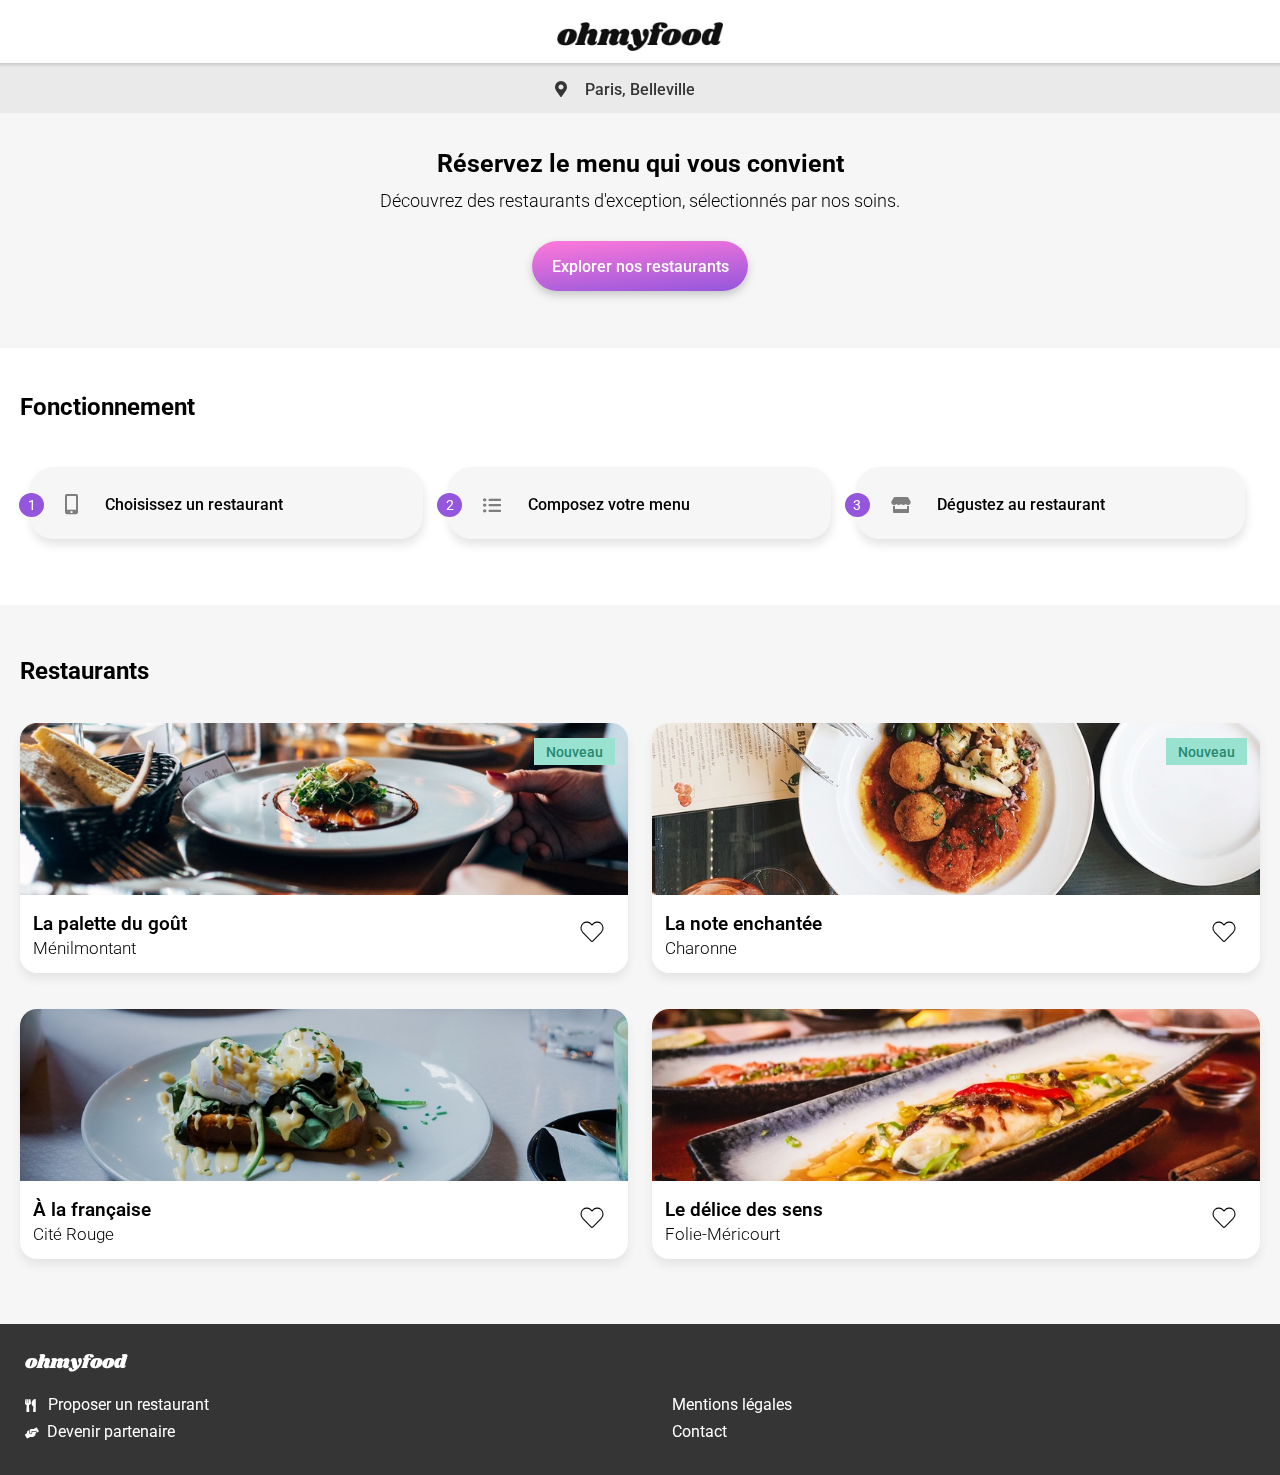
<file: src/index.html>
<!DOCTYPE html>
<html lang="fr">
   <head>
      <meta charset="UTF-8" />
      <meta http-equiv="X-UA-Compatible" content="IE=edge" />
      <meta name="viewport" content="width=device-width, initial-scale=1.0" />
      <title>Ohmyfood</title>
      <meta name="description" content="Réservez le menu qui vous convient" />
      <link
         rel="stylesheet"
         href="https://cdnjs.cloudflare.com/ajax/libs/font-awesome/5.15.3/css/all.min.css"
      />
      <link rel="preconnect" href="https://fonts.gstatic.com" />
      <link
         href="https://fonts.googleapis.com/css2?family=Roboto:wght@100;300;400;500;700;900&family=Shrikhand&display=swap"
         rel="stylesheet"
      />
      <link rel="stylesheet" href="css/styles.css" />
   </head>

   <body>
      <!-- Animation : loader spinner -->
      <div class="loader-wrapper">
         <div class="loader__outer-circle"></div>
         <div class="loader__inner-circle"></div>
      </div>

      <!-- Header -->
      <header class="header">
         <img
            class="header__logo"
            src="images/logo/ohmyfood.png"
            alt="Logo de Ohmyfood"
         />
      </header>

      <main>
         <!-- Location block -->
         <div class="location-wrapper">
            <div class="location">
               <span class="fas fa-map-marker-alt"></span>
               <span class="location__search-text"> Paris, Belleville </span>
            </div>
         </div>

         <div class="homepage-title">
            <h1>Réservez le menu qui vous convient</h1>
            <h2>
               Découvrez des restaurants d'exception, sélectionnés par nos
               soins.
            </h2>
         </div>

         <!-- Explore btn -->
         <div class="explore-wrapper">
            <div class="explore__btn">
               <a href="#">
                  <p>Explorer nos restaurants</p>
               </a>
            </div>
         </div>

         <!-- Operation block -->
         <section class="operation">
            <div class="operation__title">
               <h2>Fonctionnement</h2>
            </div>

            <section class="operation-step">
               <div class="step-number" data-count="1">
                  <span class="fas fa-mobile-alt"></span>
                  <h3>Choisissez un restaurant</h3>
               </div>
            </section>

            <section class="operation-step">
               <div class="step-number" data-count="2">
                  <span class="fas fa-list-ul"></span>
                  <h3>Composez votre menu</h3>
               </div>
            </section>

            <section class="operation-step">
               <div class="step-number" data-count="3">
                  <span class="fas fa-store test"></span>
                  <h3>Dégustez au restaurant</h3>
               </div>
            </section>
         </section>

         <!-- Restaurant cards -->
         <article class="restaurants-list">
            <div class="restaurants__title">
               <h2>Restaurants</h2>
            </div>

            <!-- Card -->
            <div class="restaurant-card">
               <a href="menu-lapalettedugout.html">
                  <img
                     src="images/restaurants/mobile_size/restaurant_palette_du_gout.jpg"
                     alt="Présentation d'une assiette contenant de fines tranches caramélisées de viande surplombées de salades vertes."
                  />
                  <span class="restaurant-card__label">Nouveau</span>
               </a>
               <section class="restaurant-card-items">
                  <a href="menu-lapalettedugout.html">
                     <div class="restaurant-card__title">
                        <h3>La palette du goût</h3>
                        <h4>Ménilmontant</h4>
                     </div>
                  </a>
                  <span class="fas fa-heart"></span>
               </section>
            </div>

            <!-- Card -->
            <div class="restaurant-card">
               <a href="menu-lanoteenchantee.html">
                  <img
                     class="menu-image--positioning"
                     src="images/restaurants/mobile_size/restaurant_note_enchantee.jpg"
                     alt="Présentation de plusieurs assiettes contenant chacunes un plat de type méditéranéen."
                  />
                  <span class="restaurant-card__label">Nouveau</span>
               </a>
               <section class="restaurant-card-items">
                  <a href="menu-lanoteenchantee.html">
                     <div class="restaurant-card__title">
                        <h3>La note enchantée</h3>
                        <h4>Charonne</h4>
                     </div>
                  </a>
                  <span class="fas fa-heart"></span>
               </section>
            </div>

            <!-- Card -->
            <div class="restaurant-card">
               <a href="menu-alafrancaise.html">
                  <img
                     src="images/restaurants/mobile_size/restaurant_a_la_francaise.jpg"
                     alt="Présentation d'une assiette contenant une tranche briochée surplombée de légumes verts et de morceaux de poisson."
                  />
               </a>
               <section class="restaurant-card-items">
                  <a href="menu-alafrancaise.html">
                     <div class="restaurant-card__title">
                        <h3>À la française</h3>
                        <h4>Cité Rouge</h4>
                     </div>
                  </a>
                  <span class="fas fa-heart"></span>
               </section>
            </div>

            <!-- Card -->
            <div class="restaurant-card">
               <a href="menu-ledelicedessens.html">
                  <img
                     src="images/restaurants/mobile_size/restaurant_delice_des_sens.jpg"
                     alt="Présentation d'une assiette contenant un poisson baignant dans son jus et ses légumes mijotés."
                  />
               </a>
               <section class="restaurant-card-items">
                  <a href="menu-ledelicedessens.html">
                     <div class="restaurant-card__title">
                        <h3>Le délice des sens</h3>
                        <h4>Folie-Méricourt</h4>
                     </div>
                  </a>
                  <span class="fas fa-heart"></span>
               </section>
            </div>
         </article>
      </main>

      <!-- Footer -->
      <footer class="footer">
         <div class="footer__header">
            <h2>ohmyfood</h2>
         </div>
         <div class="footer__link">
            <a href="#"
               ><span class="fas fa-utensils"></span>Proposer un restaurant</a
            >
            <a href="#">
               <span class="fas fa-hands-helping"></span>Devenir partenaire</a
            >
         </div>

         <div class="footer__link">
            <a href="#">Mentions légales</a>
            <a href="mailto:contact@ohmyfood.com">Contact</a>
         </div>
      </footer>
   </body>
</html>
</file>
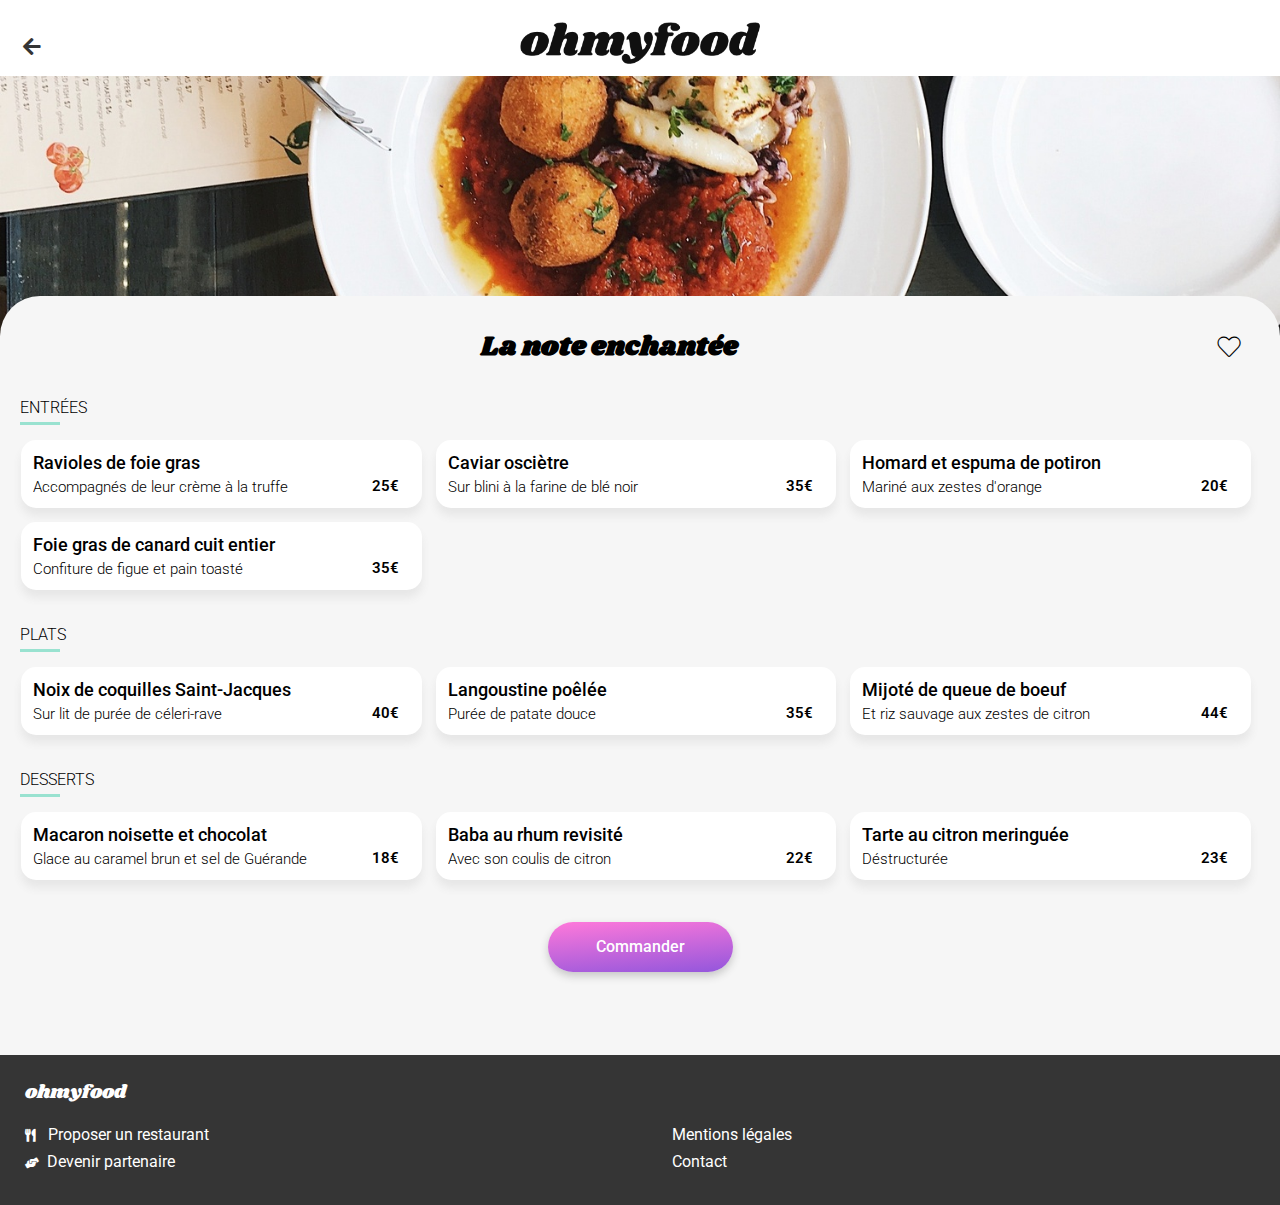
<file: menu-lanoteenchantee.html>
<!DOCTYPE html>
<html lang="fr">
   <head>
      <meta charset="UTF-8" />
      <meta http-equiv="X-UA-Compatible" content="IE=edge" />
      <meta name="viewport" content="width=device-width, initial-scale=1.0" />
      <title>Menu - La note enchantée</title>
      <!-- Meta tags : Search engines -->
      <meta name="description" content="Description Here" />
      <!-- Meta tags : Open Graph -->
      <meta property="og:url" content="https://www.example.com/" />
      <meta property="og:type" content="article" />
      <meta property="og:title" content="Title Here" />
      <meta property="og:description" content="Description Here" />
      <meta property="og:image" content="https://example.com/image.jpg" />
      <!-- Meta tags : Twitter -->
      <meta name="twitter:card" content="summary_large_image" />
      <link
         rel="stylesheet"
         href="https://cdnjs.cloudflare.com/ajax/libs/font-awesome/5.15.3/css/all.min.css"
      />
      <link rel="preconnect" href="https://fonts.gstatic.com" />
      <link
         href="https://fonts.googleapis.com/css2?family=Roboto:wght@100;300;400;500;700;900&family=Shrikhand&display=swap"
         rel="stylesheet"
      />
      <link rel="stylesheet" href="css/styles-menu.css" />
   </head>

   <body>
      <!-- Header -->
      <header class="header">
         <img
            class="header__logo"
            src="images/logo/ohmyfood.png"
            alt="Logo de Ohmyfood"
         />

         <!-- Navigation -->
         <nav class="navigation">
            <a href="index.html">
               <span class="fas fa-arrow-left"></span>
            </a>
         </nav>
      </header>

      <main>
         <div class="menu-image">
            <img
               class="menu-image--positioning"
               srcset="
                  images/restaurants/mobile_size/restaurant_note_enchantee.jpg  800w,
                  images/restaurants/large_size/restaurant_note_enchantee.jpg  1500w
               "
               sizes="100vw"
               src="images/restaurants/mobile_size/restaurant_note_enchantee.jpg"
               alt="Présentation de plusieurs assiettes contenant chacune un plat de type méditerranéen."
            />
         </div>

         <!-- Menu container -->
         <article class="menu-container">
            <div class="menu__title">
               <h2>La note enchantée</h2>
               <span class="fas fa-heart"></span>
            </div>

            <!-- Dish category : starter -->
            <section class="dish-category">
               <h3>Entrées</h3>

               <!-- Dish card -->
               <section class="dish-card dish-card--1">
                  <div class="dish__title">
                     <h4>Ravioles de foie gras</h4>
                     <h5>Accompagnés de leur crème à la truffe</h5>
                  </div>
                  <span class="dish__price">25€</span>
                  <div class="dish__btn">
                     <span class="select"
                        ><i class="fas fa-check-circle"></i
                     ></span>
                  </div>
               </section>

               <!-- Dish card -->
               <section class="dish-card dish-card--2">
                  <div class="dish__title">
                     <h4>Caviar osciètre</h4>
                     <h5>Sur blini à la farine de blé noir</h5>
                  </div>
                  <span class="dish__price">35€</span>
                  <div class="dish__btn">
                     <span class="select"
                        ><i class="fas fa-check-circle"></i
                     ></span>
                  </div>
               </section>

               <!-- Dish card -->
               <section class="dish-card dish-card--3">
                  <div class="dish__title">
                     <h4>Homard et espuma de potiron</h4>
                     <h5>Mariné aux zestes d'orange</h5>
                  </div>
                  <span class="dish__price">20€</span>
                  <div class="dish__btn">
                     <span class="select"
                        ><i class="fas fa-check-circle"></i
                     ></span>
                  </div>
               </section>

               <!-- Dish card -->
               <section class="dish-card dish-card--4">
                  <div class="dish__title">
                     <h4>Foie gras de canard cuit entier</h4>
                     <h5>Confiture de figue et pain toasté</h5>
                  </div>
                  <span class="dish__price">35€</span>
                  <div class="dish__btn">
                     <span class="select"
                        ><i class="fas fa-check-circle"></i
                     ></span>
                  </div>
               </section>
            </section>

            <!-- Dish category : main course -->
            <section class="dish-category">
               <h3>Plats</h3>

               <!-- Dish card -->
               <section class="dish-card dish-card--1">
                  <div class="dish__title">
                     <h4>Noix de coquilles Saint-Jacques</h4>
                     <h5>Sur lit de purée de céleri-rave</h5>
                  </div>
                  <span class="dish__price">40€</span>
                  <div class="dish__btn">
                     <span class="select"
                        ><i class="fas fa-check-circle"></i
                     ></span>
                  </div>
               </section>

               <!-- Dish card -->
               <section class="dish-card dish-card--2">
                  <div class="dish__title">
                     <h4>Langoustine poêlée</h4>
                     <h5>Purée de patate douce</h5>
                  </div>
                  <span class="dish__price">35€</span>
                  <div class="dish__btn">
                     <span class="select"
                        ><i class="fas fa-check-circle"></i
                     ></span>
                  </div>
               </section>

               <!-- Dish card -->
               <section class="dish-card dish-card--3">
                  <div class="dish__title">
                     <h4>Mijoté de queue de boeuf</h4>
                     <h5>Et riz sauvage aux zestes de citron</h5>
                  </div>
                  <span class="dish__price">44€</span>
                  <div class="dish__btn">
                     <span class="select"
                        ><i class="fas fa-check-circle"></i
                     ></span>
                  </div>
               </section>
            </section>

            <!-- Dish category : dessert -->
            <section class="dish-category">
               <h3>Desserts</h3>

               <!-- Dish card -->
               <section class="dish-card dish-card--1">
                  <div class="dish__title">
                     <h4>Macaron noisette et chocolat</h4>
                     <h5>Glace au caramel brun et sel de Guérande</h5>
                  </div>
                  <span class="dish__price">18€</span>
                  <div class="dish__btn">
                     <span class="select"
                        ><i class="fas fa-check-circle"></i
                     ></span>
                  </div>
               </section>

               <!-- Dish card -->
               <section class="dish-card dish-card--2">
                  <div class="dish__title">
                     <h4>Baba au rhum revisité</h4>
                     <h5>Avec son coulis de citron</h5>
                  </div>
                  <span class="dish__price">22€</span>
                  <div class="dish__btn">
                     <span class="select"
                        ><i class="fas fa-check-circle"></i
                     ></span>
                  </div>
               </section>

               <!-- Dish card -->
               <section class="dish-card dish-card--3">
                  <div class="dish__title">
                     <h4>Tarte au citron meringuée</h4>
                     <h5>Déstructurée</h5>
                  </div>
                  <span class="dish__price">23€</span>
                  <div class="dish__btn">
                     <span class="select"
                        ><i class="fas fa-check-circle"></i
                     ></span>
                  </div>
               </section>
            </section>

            <!-- Order btn -->
            <section class="order">
               <div class="order__btn">
                  <a href="#">
                     <h4>Commander</h4>
                  </a>
               </div>
            </section>
         </article>
      </main>

      <!-- Footer -->
      <footer class="footer">
         <div class="footer__header">
            <h2>ohmyfood</h2>
         </div>
         <div class="footer__link">
            <a href="#"
               ><span class="fas fa-utensils"></span>Proposer un restaurant</a
            >
            <a href="#">
               <span class="fas fa-hands-helping"></span>Devenir partenaire</a
            >
         </div>

         <div class="footer__link">
            <a href="#">Mentions légales</a>
            <a href="mailto:contact@ohmyfood.com">Contact</a>
         </div>
      </footer>
   </body>
</html>
</file>
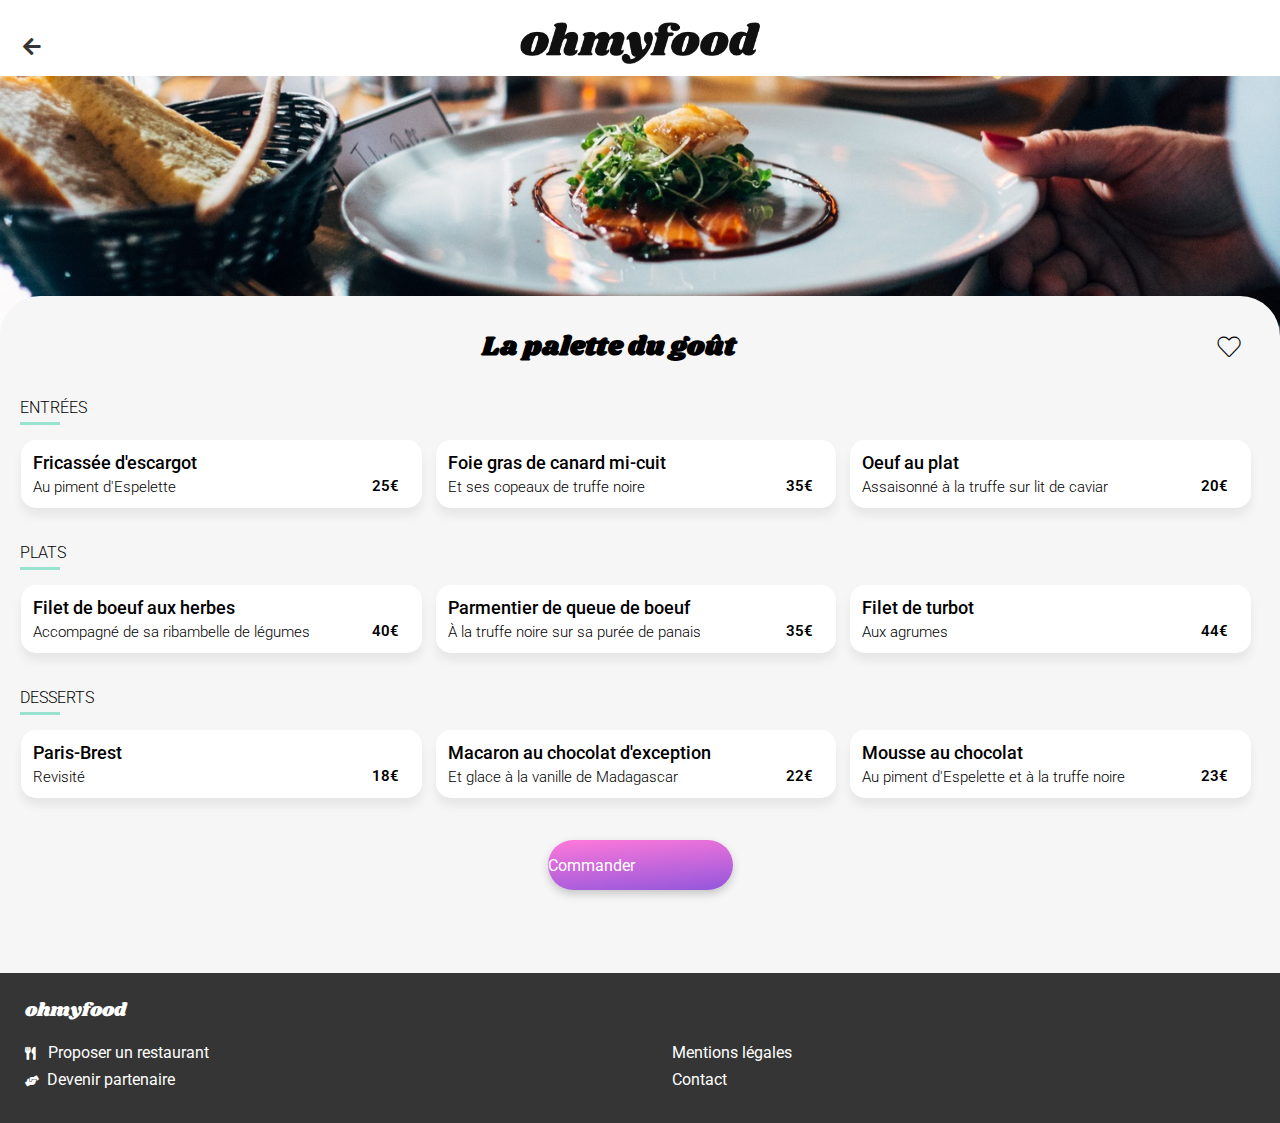
<file: menu-lapalettedugout.html>
<!DOCTYPE html>
<html lang="fr">
   <head>
      <meta charset="UTF-8" />
      <meta http-equiv="X-UA-Compatible" content="IE=edge" />
      <meta name="viewport" content="width=device-width, initial-scale=1.0" />
      <title>Menu - La palette du goût</title>
      <link
         rel="stylesheet"
         href="https://cdnjs.cloudflare.com/ajax/libs/font-awesome/5.15.3/css/all.min.css"
      />
      <link rel="preconnect" href="https://fonts.gstatic.com" />
      <link
         href="https://fonts.googleapis.com/css2?family=Roboto:wght@100;300;400;500;700;900&family=Shrikhand&display=swap"
         rel="stylesheet"
      />
      <link rel="stylesheet" href="css/styles-menu.css" />
   </head>

   <body>
      <!-- Header -->
      <header class="header">
         <img
            class="header__logo"
            src="images/logo/ohmyfood.png"
            alt="Logo de Ohmyfood"
         />

         <!-- Navigation -->
         <nav class="navigation">
            <a href="index.html">
               <span class="fas fa-arrow-left"></span>
            </a>
         </nav>
      </header>

      <main>
         <div class="menu-image">
            <img
               class="menu-image--positioning"
               srcset="
                  images/restaurants/mobile_size/restaurant_palette_du_gout.jpg  800w,
                  images/restaurants/large_size/restaurant_palette_du_gout.jpg  1500w
               "
               src="images/restaurants/mobile_size/restaurant_palette_du_gout.jpg"
               alt="Présentation d'une assiette contenant de fines tranches
            caramélisées de saumon surplombées de salades vertes."
            />
         </div>

         <!-- Menu container -->
         <article class="menu-container">
            <div class="menu__title">
               <h2>La palette du goût</h2>
               <span class="fas fa-heart"></span>
            </div>

            <!-- Dish category : starter -->
            <section class="dish-category">
               <h3>Entrées</h3>

               <!-- Dish card -->
               <section class="dish-card dish-card--1">
                  <div class="dish__title">
                     <h4>Fricassée d'escargot</h4>
                     <h5>Au piment d'Espelette</h5>
                  </div>
                  <span class="dish__price">25€</span>
                  <div class="dish__btn">
                     <span class="select"
                        ><i class="fas fa-check-circle"></i
                     ></span>
                  </div>
               </section>

               <!-- Dish card -->
               <section class="dish-card dish-card--2">
                  <div class="dish__title">
                     <h4>Foie gras de canard mi-cuit</h4>
                     <h5>Et ses copeaux de truffe noire</h5>
                  </div>
                  <span class="dish__price">35€</span>
                  <div class="dish__btn">
                     <span class="select"
                        ><i class="fas fa-check-circle"></i
                     ></span>
                  </div>
               </section>

               <!-- Dish card -->
               <section class="dish-card dish-card--3">
                  <div class="dish__title">
                     <h4>Oeuf au plat</h4>
                     <h5>Assaisonné à la truffe sur lit de caviar</h5>
                  </div>
                  <span class="dish__price">20€</span>
                  <div class="dish__btn">
                     <span class="select"
                        ><i class="fas fa-check-circle"></i
                     ></span>
                  </div>
               </section>
            </section>

            <!-- Dish category : main course -->
            <section class="dish-category">
               <h3>Plats</h3>

               <!-- Dish card -->
               <section class="dish-card dish-card--1">
                  <div class="dish__title">
                     <h4>Filet de boeuf aux herbes</h4>
                     <h5>Accompagné de sa ribambelle de légumes</h5>
                  </div>
                  <span class="dish__price">40€</span>
                  <div class="dish__btn">
                     <span class="select"
                        ><i class="fas fa-check-circle"></i
                     ></span>
                  </div>
               </section>

               <!-- Dish card -->
               <section class="dish-card dish-card--2">
                  <div class="dish__title">
                     <h4>Parmentier de queue de boeuf</h4>
                     <h5>À la truffe noire sur sa purée de panais</h5>
                  </div>
                  <span class="dish__price">35€</span>
                  <div class="dish__btn">
                     <span class="select"
                        ><i class="fas fa-check-circle"></i
                     ></span>
                  </div>
               </section>

               <!-- Dish card -->
               <section class="dish-card dish-card--3">
                  <div class="dish__title">
                     <h4>Filet de turbot</h4>
                     <h5>Aux agrumes</h5>
                  </div>
                  <span class="dish__price">44€</span>
                  <div class="dish__btn">
                     <span class="select"
                        ><i class="fas fa-check-circle"></i
                     ></span>
                  </div>
               </section>
            </section>

            <!-- Dish category : dessert -->
            <section class="dish-category">
               <h3>Desserts</h3>

               <!-- Dish card -->
               <section class="dish-card dish-card--1">
                  <div class="dish__title">
                     <h4>Paris-Brest</h4>
                     <h5>Revisité</h5>
                  </div>
                  <span class="dish__price">18€</span>
                  <div class="dish__btn">
                     <span class="select"
                        ><i class="fas fa-check-circle"></i
                     ></span>
                  </div>
               </section>

               <!-- Dish card -->
               <section class="dish-card dish-card--2">
                  <div class="dish__title">
                     <h4>Macaron au chocolat d'exception</h4>
                     <h5>Et glace à la vanille de Madagascar</h5>
                  </div>
                  <span class="dish__price">22€</span>
                  <div class="dish__btn">
                     <span class="select"
                        ><i class="fas fa-check-circle"></i
                     ></span>
                  </div>
               </section>

               <!-- Dish card -->
               <section class="dish-card dish-card--3">
                  <div class="dish__title">
                     <h4>Mousse au chocolat</h4>
                     <h5>Au piment d'Espelette et à la truffe noire</h5>
                  </div>
                  <span class="dish__price">23€</span>
                  <div class="dish__btn">
                     <span class="select"
                        ><i class="fas fa-check-circle"></i
                     ></span>
                  </div>
               </section>
            </section>

            <!-- Order btn -->
            <section class="order">
               <div class="order__btn">
                  <a href="#">
                     <p>Commander</p>
                  </a>
               </div>
            </section>
         </article>
      </main>

      <!-- Footer -->
      <footer class="footer">
         <div class="footer__header">
            <h2>ohmyfood</h2>
         </div>
         <div class="footer__link">
            <a href="#"
               ><span class="fas fa-utensils"></span>Proposer un restaurant</a
            >
            <a href="#">
               <span class="fas fa-hands-helping"></span>Devenir partenaire</a
            >
         </div>

         <div class="footer__link">
            <a href="#">Mentions légales</a>
            <a href="mailto:contact@ohmyfood.com">Contact</a>
         </div>
      </footer>
   </body>
</html>
</file>
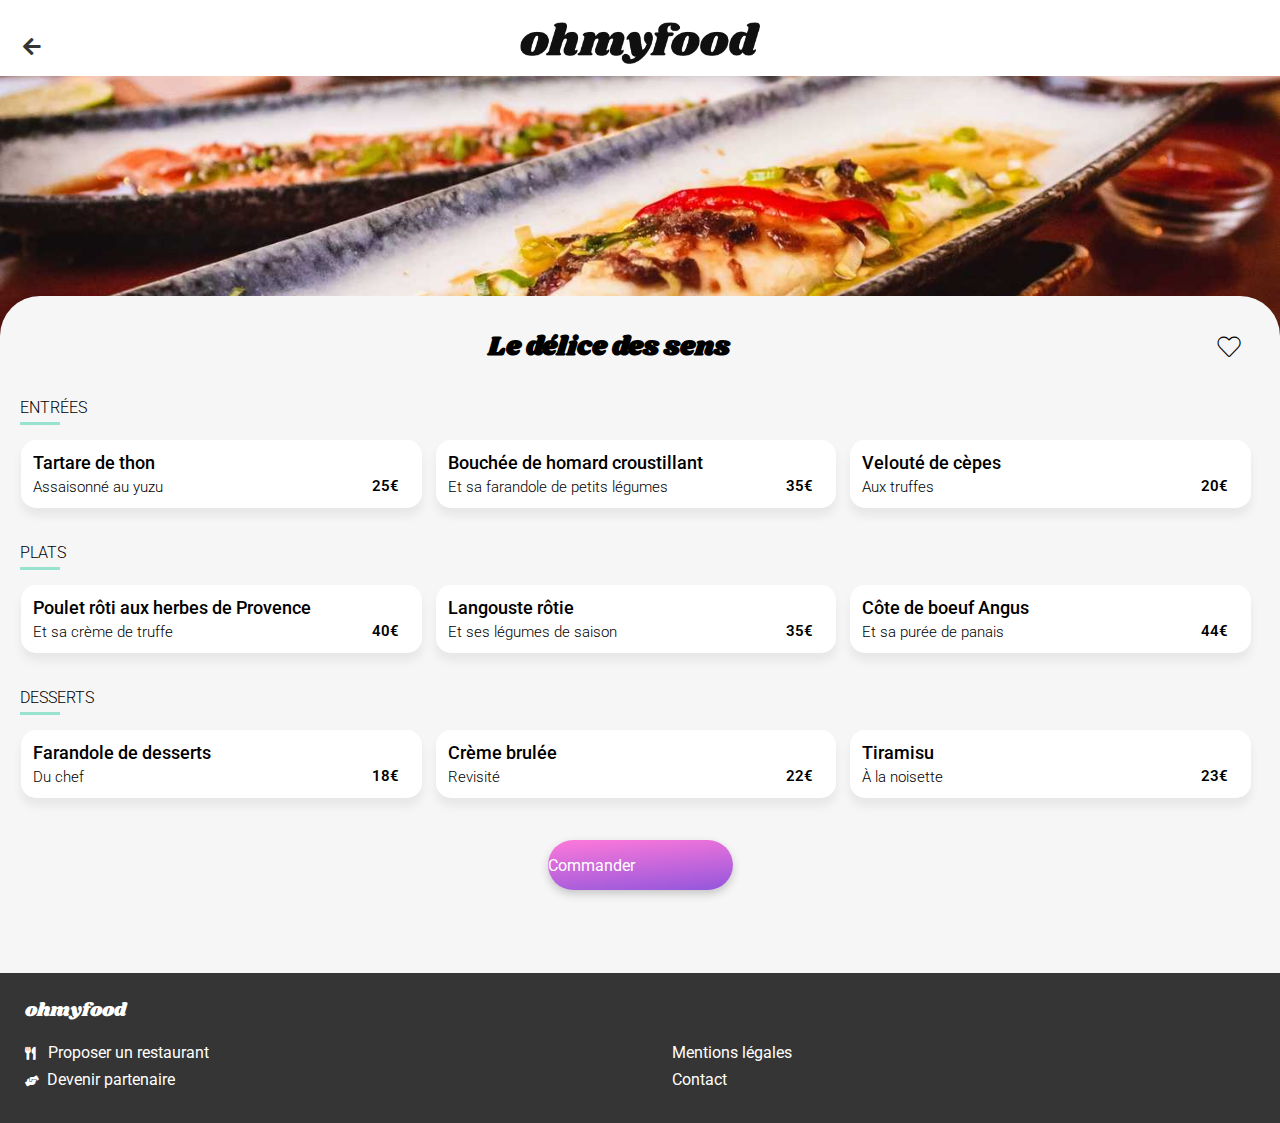
<file: menu-ledelicedessens.html>
<!DOCTYPE html>
<html lang="fr">
   <head>
      <meta charset="UTF-8" />
      <meta http-equiv="X-UA-Compatible" content="IE=edge" />
      <meta name="viewport" content="width=device-width, initial-scale=1.0" />
      <title>Menu - Le délice des sens</title>
      <link
         rel="stylesheet"
         href="https://cdnjs.cloudflare.com/ajax/libs/font-awesome/5.15.3/css/all.min.css"
      />
      <link rel="preconnect" href="https://fonts.gstatic.com" />
      <link
         href="https://fonts.googleapis.com/css2?family=Roboto:wght@100;300;400;500;700;900&family=Shrikhand&display=swap"
         rel="stylesheet"
      />
      <link rel="stylesheet" href="css/styles-menu.css" />
   </head>

   <body>
      <!-- Header -->
      <header class="header">
         <img
            class="header__logo"
            src="images/logo/ohmyfood.png"
            alt="Logo de Ohmyfood"
         />

         <!-- Navigation -->
         <nav class="navigation">
            <a href="index.html">
               <span class="fas fa-arrow-left"></span>
            </a>
         </nav>
      </header>

      <main>
         <div class="menu-image">
            <img
               class="menu-image--positioning"
               srcset="
                  images/restaurants/mobile_size/restaurant_delice_des_sens.jpg  800w,
                  images/restaurants/large_size/restaurant_delice_des_sens.jpg  1500w
               "
               src="images/restaurants/mobile_size/restaurant_delice_des_sens.jpg"
               alt="Présentation d'une assiette contenant un poisson baignant dans
            son jus et ses légumes mijotés."
            />
         </div>

         <!-- Menu container -->
         <article class="menu-container">
            <div class="menu__title">
               <h2>Le délice des sens</h2>
               <span class="fas fa-heart"></span>
            </div>

            <!-- Dish category : starter -->
            <section class="dish-category">
               <h3>Entrées</h3>

               <!-- Dish card -->
               <section class="dish-card dish-card--1">
                  <div class="dish__title">
                     <h4>Tartare de thon</h4>
                     <h5>Assaisonné au yuzu</h5>
                  </div>
                  <span class="dish__price">25€</span>
                  <div class="dish__btn">
                     <span class="select"
                        ><i class="fas fa-check-circle"></i
                     ></span>
                  </div>
               </section>

               <!-- Dish card -->
               <section class="dish-card dish-card--2">
                  <div class="dish__title">
                     <h4>Bouchée de homard croustillant</h4>
                     <h5>Et sa farandole de petits légumes</h5>
                  </div>
                  <span class="dish__price">35€</span>
                  <div class="dish__btn">
                     <span class="select"
                        ><i class="fas fa-check-circle"></i
                     ></span>
                  </div>
               </section>

               <!-- Dish card -->
               <section class="dish-card dish-card--3">
                  <div class="dish__title">
                     <h4>Velouté de cèpes</h4>
                     <h5>Aux truffes</h5>
                  </div>
                  <span class="dish__price">20€</span>
                  <div class="dish__btn">
                     <span class="select"
                        ><i class="fas fa-check-circle"></i
                     ></span>
                  </div>
               </section>
            </section>

            <!-- Dish category : main course -->
            <section class="dish-category">
               <h3>Plats</h3>

               <!-- Dish card -->
               <section class="dish-card dish-card--1">
                  <div class="dish__title">
                     <h4>Poulet rôti aux herbes de Provence</h4>
                     <h5>Et sa crème de truffe</h5>
                  </div>
                  <span class="dish__price">40€</span>
                  <div class="dish__btn">
                     <span class="select"
                        ><i class="fas fa-check-circle"></i
                     ></span>
                  </div>
               </section>

               <!-- Dish card -->
               <section class="dish-card dish-card--2">
                  <div class="dish__title">
                     <h4>Langouste rôtie</h4>
                     <h5>Et ses légumes de saison</h5>
                  </div>
                  <span class="dish__price">35€</span>
                  <div class="dish__btn">
                     <span class="select"
                        ><i class="fas fa-check-circle"></i
                     ></span>
                  </div>
               </section>

               <!-- Dish card -->
               <section class="dish-card dish-card--3">
                  <div class="dish__title">
                     <h4>Côte de boeuf Angus</h4>
                     <h5>Et sa purée de panais</h5>
                  </div>
                  <span class="dish__price">44€</span>
                  <div class="dish__btn">
                     <span class="select"
                        ><i class="fas fa-check-circle"></i
                     ></span>
                  </div>
               </section>
            </section>

            <!-- Dish category : dessert -->
            <section class="dish-category">
               <h3>Desserts</h3>

               <!-- Dish card -->
               <section class="dish-card dish-card--1">
                  <div class="dish__title">
                     <h4>Farandole de desserts</h4>
                     <h5>Du chef</h5>
                  </div>
                  <span class="dish__price">18€</span>
                  <div class="dish__btn">
                     <span class="select"
                        ><i class="fas fa-check-circle"></i
                     ></span>
                  </div>
               </section>

               <!-- Dish card -->
               <section class="dish-card dish-card--2">
                  <div class="dish__title">
                     <h4>Crème brulée</h4>
                     <h5>Revisité</h5>
                  </div>
                  <span class="dish__price">22€</span>
                  <div class="dish__btn">
                     <span class="select"
                        ><i class="fas fa-check-circle"></i
                     ></span>
                  </div>
               </section>

               <!-- Dish card -->
               <section class="dish-card dish-card--3">
                  <div class="dish__title">
                     <h4>Tiramisu</h4>
                     <h5>À la noisette</h5>
                  </div>
                  <span class="dish__price">23€</span>
                  <div class="dish__btn">
                     <span class="select"
                        ><i class="fas fa-check-circle"></i
                     ></span>
                  </div>
               </section>
            </section>

            <!-- Order btn -->
            <section class="order">
               <div class="order__btn">
                  <a href="#">
                     <p>Commander</p>
                  </a>
               </div>
            </section>
         </article>
      </main>

      <!-- Footer -->
      <footer class="footer">
         <div class="footer__header">
            <h2>ohmyfood</h2>
         </div>
         <div class="footer__link">
            <a href="#"
               ><span class="fas fa-utensils"></span>Proposer un restaurant</a
            >
            <a href="#">
               <span class="fas fa-hands-helping"></span>Devenir partenaire</a
            >
         </div>

         <div class="footer__link">
            <a href="#">Mentions légales</a>
            <a href="mailto:contact@ohmyfood.com">Contact</a>
         </div>
      </footer>
   </body>
</html>
</file>
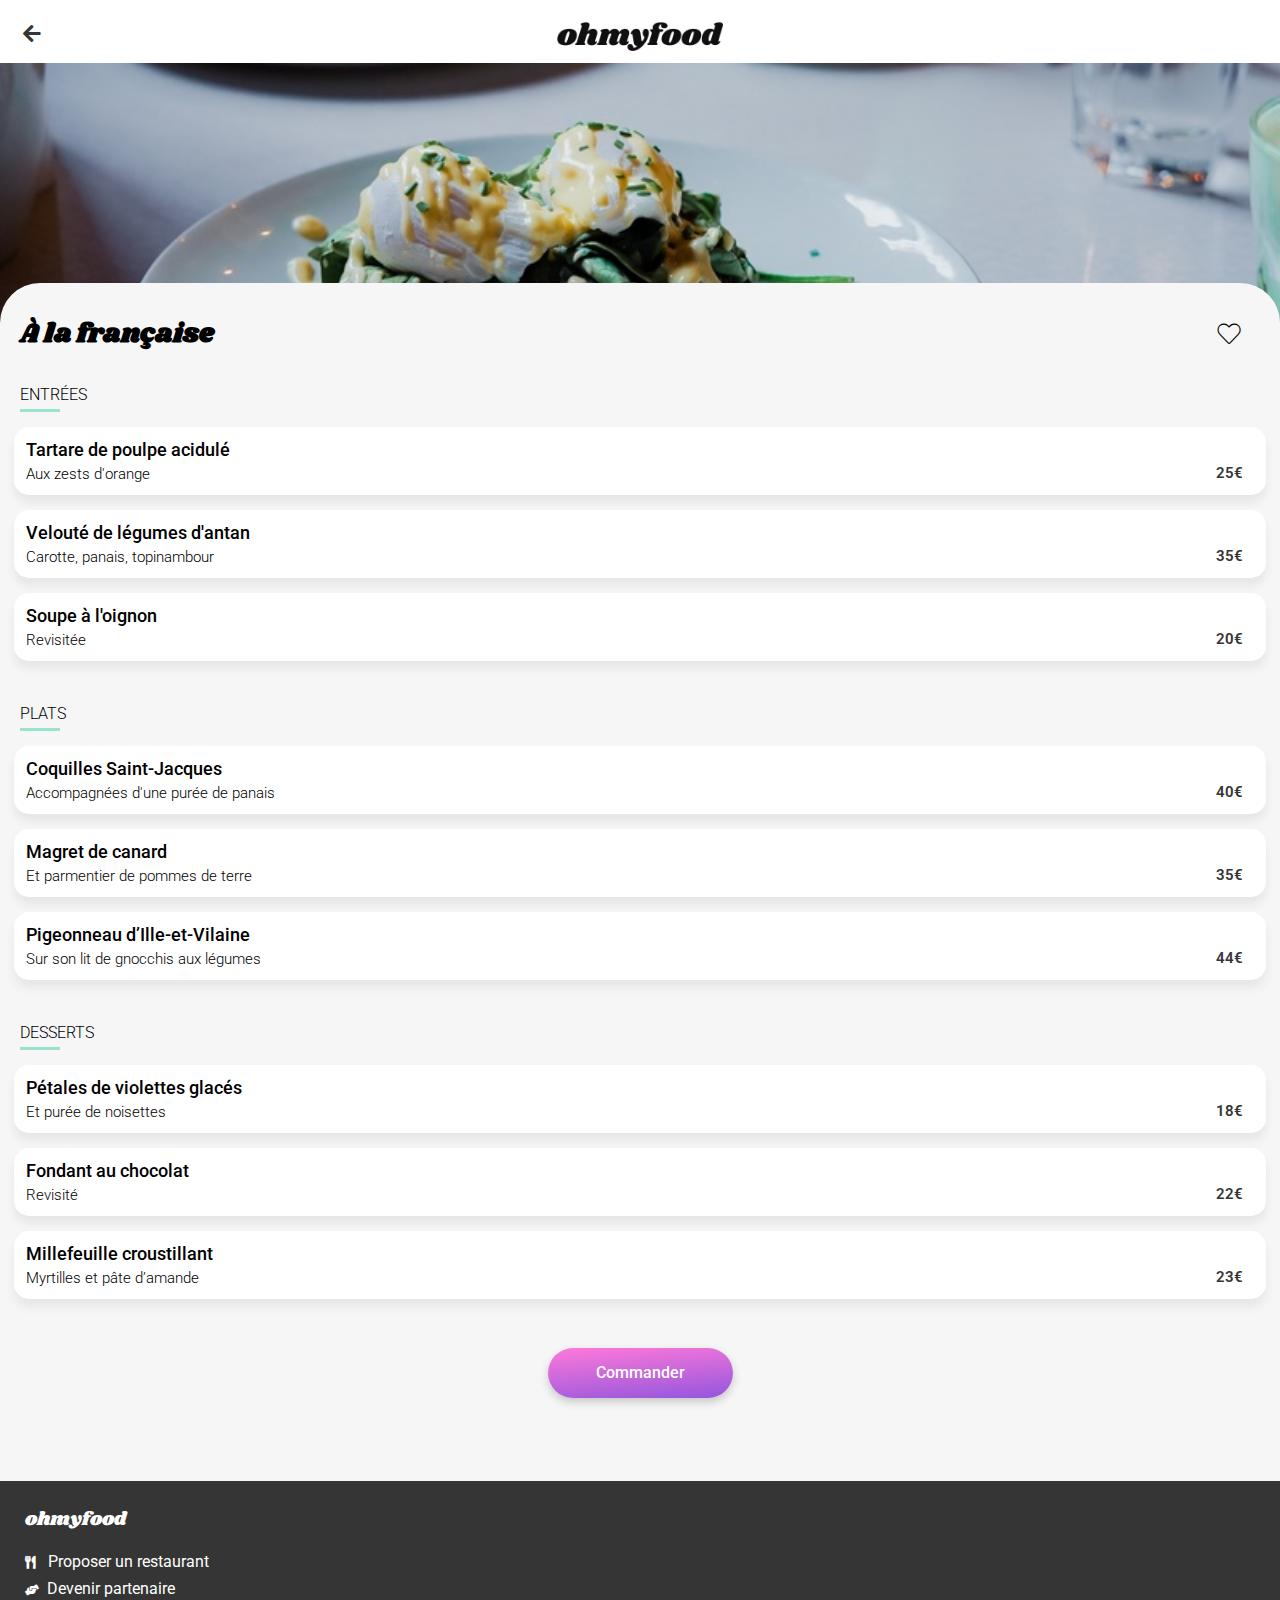
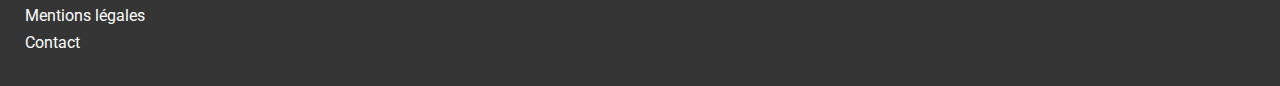
<file: src/menu-alafrancaise.html>
<!DOCTYPE html>
<html lang="fr">
   <head>
      <meta charset="UTF-8" />
      <meta http-equiv="X-UA-Compatible" content="IE=edge" />
      <meta name="viewport" content="width=device-width, initial-scale=1.0" />
      <title>Menu - À la française</title>
      <link
         rel="stylesheet"
         href="https://cdnjs.cloudflare.com/ajax/libs/font-awesome/5.15.3/css/all.min.css"
      />
      <link rel="preconnect" href="https://fonts.gstatic.com" />
      <link
         href="https://fonts.googleapis.com/css2?family=Roboto:wght@100;300;400;500;700;900&family=Shrikhand&display=swap"
         rel="stylesheet"
      />
      <link rel="stylesheet" href="css/styles-menu.css" />
   </head>

   <body>
      <!-- Header -->
      <header class="header">
         <img
            class="header__logo"
            src="images/logo/ohmyfood.png"
            alt="Logo de Ohmyfood"
         />

         <!-- Navigation -->
         <nav class="navigation">
            <a href="index.html">
               <span class="fas fa-arrow-left"></span>
            </a>
         </nav>
      </header>

      <main>
         <div class="menu-image">
            <img
               src="images/restaurants/mobile_size/restaurant_a_la_francaise.jpg"
               alt="Présentation d'une assiette contenant une tranche briochée surplombée de légumes verts et de morceaux de poisson."
            />
         </div>

         <!-- Menu container -->
         <article class="menu-container">
            <div class="menu__title">
               <h2>À la française</h2>
               <span class="fas fa-heart"></span>
            </div>

            <!-- Dish category : starter -->
            <section class="dish-category">
               <h3>Entrées</h3>

               <!-- Dish card -->
               <section class="dish-card dish-card--1">
                  <div class="dish__title">
                     <h4>Tartare de poulpe acidulé</h4>
                     <h5>Aux zests d'orange</h5>
                  </div>
                  <span class="dish__price">25€</span>
                  <div class="dish__btn">
                     <span class="select"
                        ><i class="fas fa-check-circle"></i
                     ></span>
                  </div>
               </section>

               <!-- Dish card -->
               <section class="dish-card dish-card--2">
                  <div class="dish__title">
                     <h4>Velouté de légumes d'antan</h4>
                     <h5>Carotte, panais, topinambour</h5>
                  </div>
                  <span class="dish__price">35€</span>
                  <div class="dish__btn">
                     <span class="select"
                        ><i class="fas fa-check-circle"></i
                     ></span>
                  </div>
               </section>

               <!-- Dish card -->
               <section class="dish-card dish-card--3">
                  <div class="dish__title">
                     <h4>Soupe à l'oignon</h4>
                     <h5>Revisitée</h5>
                  </div>
                  <span class="dish__price">20€</span>
                  <div class="dish__btn">
                     <span class="select"
                        ><i class="fas fa-check-circle"></i
                     ></span>
                  </div>
               </section>
            </section>

            <!-- Dish category : main course -->
            <section class="dish-category">
               <h3>Plats</h3>

               <!-- Dish card -->
               <section class="dish-card dish-card--1">
                  <div class="dish__title">
                     <h4>Coquilles Saint-Jacques</h4>
                     <h5>Accompagnées d'une purée de panais</h5>
                  </div>
                  <span class="dish__price">40€</span>
                  <div class="dish__btn">
                     <span class="select"
                        ><i class="fas fa-check-circle"></i
                     ></span>
                  </div>
               </section>

               <!-- Dish card -->
               <section class="dish-card dish-card--2">
                  <div class="dish__title">
                     <h4>Magret de canard</h4>
                     <h5>Et parmentier de pommes de terre</h5>
                  </div>
                  <span class="dish__price">35€</span>
                  <div class="dish__btn">
                     <span class="select"
                        ><i class="fas fa-check-circle"></i
                     ></span>
                  </div>
               </section>

               <!-- Dish card -->
               <section class="dish-card dish-card--3">
                  <div class="dish__title">
                     <h4>Pigeonneau d’Ille-et-Vilaine</h4>
                     <h5>Sur son lit de gnocchis aux légumes</h5>
                  </div>
                  <span class="dish__price">44€</span>
                  <div class="dish__btn">
                     <span class="select"
                        ><i class="fas fa-check-circle"></i
                     ></span>
                  </div>
               </section>
            </section>

            <!-- Dish category : dessert -->
            <section class="dish-category">
               <h3>Desserts</h3>

               <!-- Dish card -->
               <section class="dish-card dish-card--1">
                  <div class="dish__title">
                     <h4>Pétales de violettes glacés</h4>
                     <h5>Et purée de noisettes</h5>
                  </div>
                  <span class="dish__price">18€</span>
                  <div class="dish__btn">
                     <span class="select"
                        ><i class="fas fa-check-circle"></i
                     ></span>
                  </div>
               </section>

               <!-- Dish card -->
               <section class="dish-card dish-card--2">
                  <div class="dish__title">
                     <h4>Fondant au chocolat</h4>
                     <h5>Revisité</h5>
                  </div>
                  <span class="dish__price">22€</span>
                  <div class="dish__btn">
                     <span class="select"
                        ><i class="fas fa-check-circle"></i
                     ></span>
                  </div>
               </section>

               <!-- Dish card -->
               <section class="dish-card dish-card--3">
                  <div class="dish__title">
                     <h4>Millefeuille croustillant</h4>
                     <h5>Myrtilles et pâte d’amande</h5>
                  </div>
                  <span class="dish__price">23€</span>
                  <div class="dish__btn">
                     <span class="select"
                        ><i class="fas fa-check-circle"></i
                     ></span>
                  </div>
               </section>
            </section>

            <!-- Order btn -->
            <section class="order">
               <div class="order__btn">
                  <h3>Commander</h3>
               </div>
            </section>
         </article>
      </main>

      <!-- Footer -->
      <footer class="footer">
         <h2>ohmyfood</h2>
         <div class="footer__link">
            <a href="#"
               ><span class="fas fa-utensils"></span>Proposer un restaurant</a
            >
            <a href="#">
               <span class="fas fa-hands-helping"></span>Devenir partenaire</a
            >
         </div>

         <div class="footer__link">
            <a href="#">Mentions légales</a>
            <a href="mailto:contact@ohmyfood.com">Contact</a>
         </div>
      </footer>
   </body>
</html>
</file>
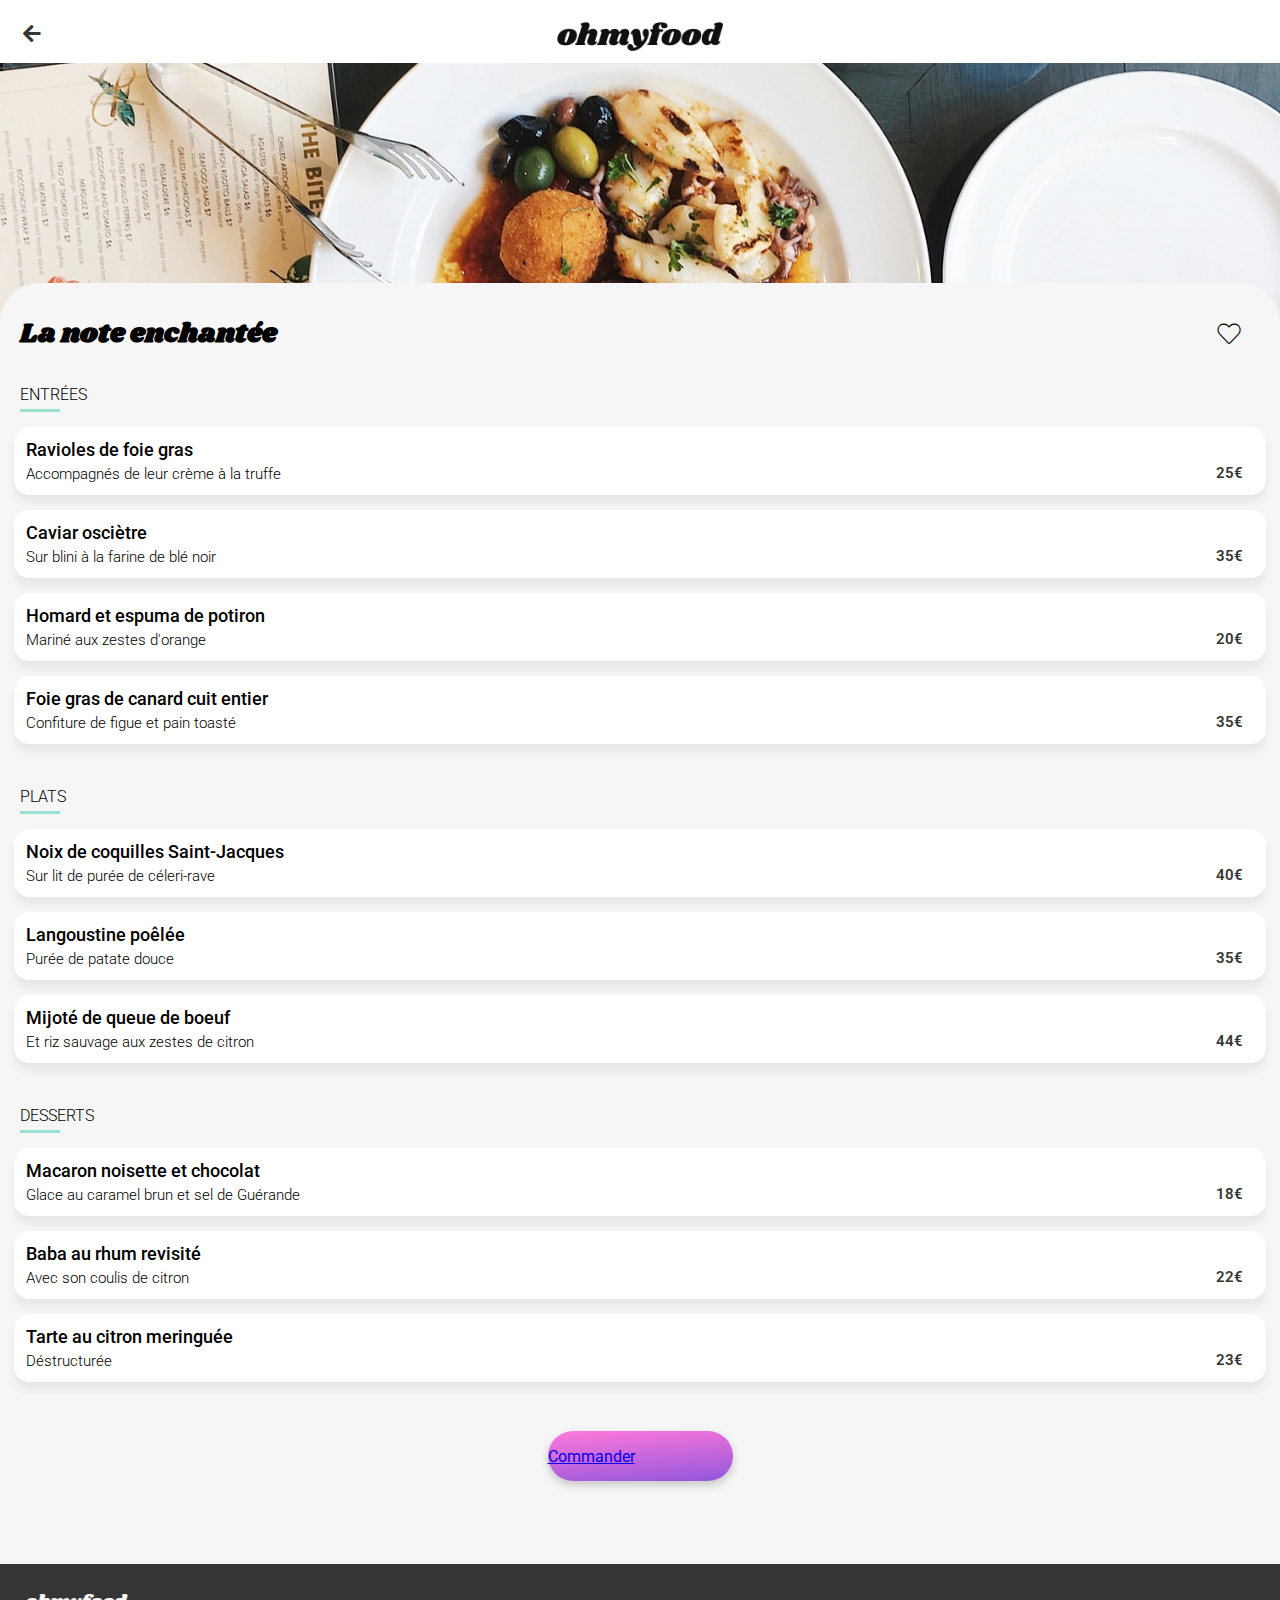
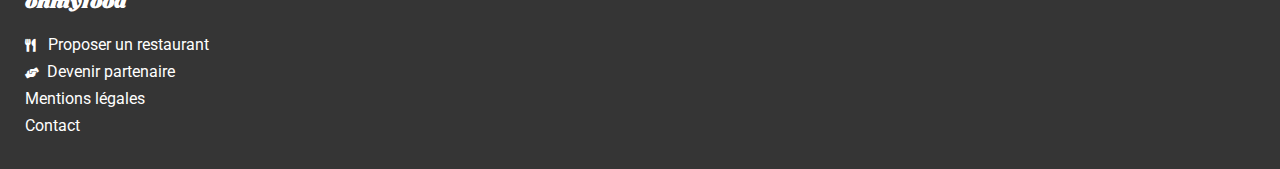
<file: src/menu-lanoteenchantee.html>
<!DOCTYPE html>
<html lang="fr">
   <head>
      <meta charset="UTF-8" />
      <meta http-equiv="X-UA-Compatible" content="IE=edge" />
      <meta name="viewport" content="width=device-width, initial-scale=1.0" />
      <title>Menu - La note enchantée</title>
      <link
         rel="stylesheet"
         href="https://cdnjs.cloudflare.com/ajax/libs/font-awesome/5.15.3/css/all.min.css"
      />
      <link rel="preconnect" href="https://fonts.gstatic.com" />
      <link
         href="https://fonts.googleapis.com/css2?family=Roboto:wght@100;300;400;500;700;900&family=Shrikhand&display=swap"
         rel="stylesheet"
      />
      <link rel="stylesheet" href="css/styles-menu.css" />
   </head>

   <body>
      <!-- Header -->
      <header class="header">
         <img
            class="header__logo"
            src="images/logo/ohmyfood.png"
            alt="Logo de Ohmyfood"
         />

         <!-- Navigation -->
         <nav class="navigation">
            <a href="index.html">
               <span class="fas fa-arrow-left"></span>
            </a>
         </nav>
      </header>

      <main>
         <div class="menu-image">
            <img
               class="menu-image--positioning"
               srcset="
                  images/restaurants/mobile_size/restaurant_note_enchantee.jpg  800w,
                  images/restaurants/large_size/restaurant_note_enchantee.jpg  1500w
               "
               src="images/restaurants/mobile_size/restaurant_note_enchantee.jpg"
               alt="Présentation de plusieurs assiettes contenant chacune un plat de type méditerranéen."
            />
         </div>

         <!-- Menu container -->
         <article class="menu-container">
            <div class="menu__title">
               <h2>La note enchantée</h2>
               <span class="fas fa-heart"></span>
            </div>

            <!-- Dish category : starter -->
            <section class="dish-category">
               <h3>Entrées</h3>

               <!-- Dish card -->
               <section class="dish-card dish-card--1">
                  <div class="dish__title">
                     <h4>Ravioles de foie gras</h4>
                     <h5>Accompagnés de leur crème à la truffe</h5>
                  </div>
                  <span class="dish__price">25€</span>
                  <div class="dish__btn">
                     <span class="select"
                        ><i class="fas fa-check-circle"></i
                     ></span>
                  </div>
               </section>

               <!-- Dish card -->
               <section class="dish-card dish-card--2">
                  <div class="dish__title">
                     <h4>Caviar osciètre</h4>
                     <h5>Sur blini à la farine de blé noir</h5>
                  </div>
                  <span class="dish__price">35€</span>
                  <div class="dish__btn">
                     <span class="select"
                        ><i class="fas fa-check-circle"></i
                     ></span>
                  </div>
               </section>

               <!-- Dish card -->
               <section class="dish-card dish-card--3">
                  <div class="dish__title">
                     <h4>Homard et espuma de potiron</h4>
                     <h5>Mariné aux zestes d'orange</h5>
                  </div>
                  <span class="dish__price">20€</span>
                  <div class="dish__btn">
                     <span class="select"
                        ><i class="fas fa-check-circle"></i
                     ></span>
                  </div>
               </section>

               <!-- Dish card -->
               <section class="dish-card dish-card--4">
                  <div class="dish__title">
                     <h4>Foie gras de canard cuit entier</h4>
                     <h5>Confiture de figue et pain toasté</h5>
                  </div>
                  <span class="dish__price">35€</span>
                  <div class="dish__btn">
                     <span class="select"
                        ><i class="fas fa-check-circle"></i
                     ></span>
                  </div>
               </section>
            </section>

            <!-- Dish category : main course -->
            <section class="dish-category">
               <h3>Plats</h3>

               <!-- Dish card -->
               <section class="dish-card dish-card--1">
                  <div class="dish__title">
                     <h4>Noix de coquilles Saint-Jacques</h4>
                     <h5>Sur lit de purée de céleri-rave</h5>
                  </div>
                  <span class="dish__price">40€</span>
                  <div class="dish__btn">
                     <span class="select"
                        ><i class="fas fa-check-circle"></i
                     ></span>
                  </div>
               </section>

               <!-- Dish card -->
               <section class="dish-card dish-card--2">
                  <div class="dish__title">
                     <h4>Langoustine poêlée</h4>
                     <h5>Purée de patate douce</h5>
                  </div>
                  <span class="dish__price">35€</span>
                  <div class="dish__btn">
                     <span class="select"
                        ><i class="fas fa-check-circle"></i
                     ></span>
                  </div>
               </section>

               <!-- Dish card -->
               <section class="dish-card dish-card--3">
                  <div class="dish__title">
                     <h4>Mijoté de queue de boeuf</h4>
                     <h5>Et riz sauvage aux zestes de citron</h5>
                  </div>
                  <span class="dish__price">44€</span>
                  <div class="dish__btn">
                     <span class="select"
                        ><i class="fas fa-check-circle"></i
                     ></span>
                  </div>
               </section>
            </section>

            <!-- Dish category : dessert -->
            <section class="dish-category">
               <h3>Desserts</h3>

               <!-- Dish card -->
               <section class="dish-card dish-card--1">
                  <div class="dish__title">
                     <h4>Macaron noisette et chocolat</h4>
                     <h5>Glace au caramel brun et sel de Guérande</h5>
                  </div>
                  <span class="dish__price">18€</span>
                  <div class="dish__btn">
                     <span class="select"
                        ><i class="fas fa-check-circle"></i
                     ></span>
                  </div>
               </section>

               <!-- Dish card -->
               <section class="dish-card dish-card--2">
                  <div class="dish__title">
                     <h4>Baba au rhum revisité</h4>
                     <h5>Avec son coulis de citron</h5>
                  </div>
                  <span class="dish__price">22€</span>
                  <div class="dish__btn">
                     <span class="select"
                        ><i class="fas fa-check-circle"></i
                     ></span>
                  </div>
               </section>

               <!-- Dish card -->
               <section class="dish-card dish-card--3">
                  <div class="dish__title">
                     <h4>Tarte au citron meringuée</h4>
                     <h5>Déstructurée</h5>
                  </div>
                  <span class="dish__price">23€</span>
                  <div class="dish__btn">
                     <span class="select"
                        ><i class="fas fa-check-circle"></i
                     ></span>
                  </div>
               </section>
            </section>

            <!-- Order btn -->
            <section class="order">
               <div class="order__btn">
                  <a href="#">
                     <p>Commander</p>
                  </a>
               </div>
            </section>
         </article>
      </main>

      <!-- Footer -->
      <footer class="footer">
         <div class="footer__header">
            <h2>ohmyfood</h2>
         </div>
         <div class="footer__link">
            <a href="#"
               ><span class="fas fa-utensils"></span>Proposer un restaurant</a
            >
            <a href="#">
               <span class="fas fa-hands-helping"></span>Devenir partenaire</a
            >
         </div>

         <div class="footer__link">
            <a href="#">Mentions légales</a>
            <a href="mailto:contact@ohmyfood.com">Contact</a>
         </div>
      </footer>
   </body>
</html>
</file>
<file: src/css/styles.css>
/*-------------------------------------*/
/*-- General styles --*/
/*-------------------------------------*/
body {
  margin: 0;
  padding: 0;
  box-sizing: border-box;
  font-family: "Roboto", sans-serif;
}
@media (min-width: 1500px) {
  body {
    max-width: 1500px;
    margin: 0 auto;
  }
}

/*-------------------------------------*/
/*-- Header --*/
/*-------------------------------------*/
.header {
  padding: 22px 12px 8px;
  text-align: center;
}

.header__logo {
  width: 166px;
}

/*-------------------------------------*/
/*-- Footer --*/
/*-------------------------------------*/
.footer {
  padding: 10px 25px 30px;
  background-color: #353535;
}
@media (min-width: 414px) {
  .footer {
    display: flex;
    flex-wrap: wrap;
    justify-content: space-between;
  }
}

.footer__header {
  width: 100%;
}

.footer__header h2 {
  margin: 0;
  padding: 15px 0;
  font-family: "Shrikhand", sans-serif;
  font-size: 19px;
  font-weight: 200;
  color: #fff;
}

.footer__link {
  display: flex;
  flex-direction: column;
  flex-grow: 1;
}
.footer__link .fa-hands-helping {
  width: 10px;
  font-size: 11px;
}

.footer__link a {
  padding: 4px 0;
  text-decoration: none;
  color: #fff;
}

.footer__link span {
  padding-right: 12px;
  font-size: 13px;
}

/*--------------------*/
/*-- Loader spinner --*/
/*--------------------*/
/*-- Loader spinner background --*/
@keyframes wrapper {
  0% {
    z-index: 1000;
    opacity: 1;
  }
  99% {
    z-index: 1000;
    opacity: 1;
  }
  100% {
    z-index: 1000;
    opacity: 0;
  }
}
.loader-wrapper {
  position: fixed;
  z-index: -1000;
  height: 100%;
  width: 100%;
  background: #f6f6f6;
  opacity: 0;
  animation: wrapper 1500ms;
}
@media (min-width: 1500px) {
  .loader-wrapper {
    max-width: 1500px;
    margin: 0 auto;
  }
}

/*-- Rotation --*/
@keyframes spin {
  0% {
    z-index: 1001;
    transform: rotate(0deg);
  }
  99% {
    z-index: 1001;
    transform: rotate(540deg);
  }
  100% {
    z-index: 1001;
  }
}
/*-- Reverse Rotation --*/
@keyframes spinReverse {
  0% {
    z-index: 1002;
    transform: rotate(0deg);
  }
  99% {
    z-index: 1002;
    transform: rotate(-540deg);
  }
  100% {
    z-index: 1002;
  }
}
/*-- Outer circle --*/
.loader__outer-circle {
  z-index: -1001;
  height: 100px;
  width: 100px;
  animation: spin 1500ms linear both;
  position: absolute;
  top: 0;
  right: 0;
  bottom: 0;
  left: 0;
  margin: auto;
  border-top: 5px solid #9356dc;
  border-right: 5px solid transparent;
  border-bottom: 5px solid #9356dc;
  border-left: 5px solid transparent;
  border-radius: 50%;
}

/*-- Inner circle --*/
.loader__inner-circle {
  z-index: -1002;
  height: 60px;
  width: 60px;
  opacity: 0.6;
  animation: spinReverse 1500ms linear both;
  position: absolute;
  top: 0;
  right: 0;
  bottom: 0;
  left: 0;
  margin: auto;
  border-top: 5px solid #9356dc;
  border-right: 5px solid transparent;
  border-bottom: 5px solid #9356dc;
  border-left: 5px solid transparent;
  border-radius: 50%;
}

/*-------------------------------------*/
/*-- Main --*/
/*-------------------------------------*/
/*-- Location block --*/
.location-wrapper:before {
  content: "";
  display: block;
  height: 5px;
  background: linear-gradient(to bottom, rgba(32, 32, 32, 0.24) 0%, rgba(234, 234, 234, 0.9) 100%);
}

.location {
  margin-left: -30px;
  padding: 12px 0 14px;
  text-align: center;
  font-weight: 500;
  color: #353535;
  background-color: #eaeaea;
}
@media (min-width: 1500px) {
  .location {
    margin: 0 auto;
  }
}

.location__search-text {
  padding-left: 14px;
  font-size: 15.5px;
}

/*-- Homepage titles --*/
.homepage-title {
  padding: 27px 8px 10px;
  text-align: center;
  background-color: #f6f6f6;
}
.homepage-title h1 {
  margin: 0;
  padding: 10px 30px 3px;
  font-size: 25px;
  line-height: 1.1;
}
.homepage-title h2 {
  margin: 0;
  padding: 10px;
  font-size: 18px;
  font-weight: 300;
}

/*-- Explore btn --*/
.explore-wrapper {
  padding: 5px 0 52px;
  background-color: #f6f6f6;
}

.explore__btn a {
  width: 216px;
  background: linear-gradient(175deg, #ff79da 0%, #9356dc 100%);
  box-shadow: 0 4px 8px #c6c6c6;
  display: flex;
  height: 50px;
  margin: 5px auto;
  transition: all 250ms ease;
  color: #fff;
  text-decoration: none;
  border-radius: 50px;
  cursor: pointer;
}
.explore__btn a:hover, .explore__btn a:active {
  box-shadow: 0 7px 12px #b3b3b3;
  opacity: 0.75;
}

.explore__btn p {
  margin: auto;
  font-size: 16px;
  font-weight: 500;
}

/*-- Operation block --*/
.operation {
  padding: 25px 20px 40px;
}
@media (min-width: 915px) {
  .operation {
    display: flex;
    flex-wrap: wrap;
  }
}

.operation__title {
  width: 100%;
}

.operation-step {
  margin: 26px 0 26px 10px;
  padding: 12px 0 9px;
  border-radius: 23px;
  background-color: #f6f6f6;
  box-shadow: 1px 6px 10px #e5e5e5;
  transition: all 250ms ease;
}
@media (min-width: 798px) {
  .operation-step {
    margin-right: 15px;
  }
}
.operation-step:hover {
  background-color: #f5edff;
  box-shadow: 1px 6px 10px #e5e5e5;
}
.operation-step:hover .fa-mobile-alt,
.operation-step:hover .fa-list-ul,
.operation-step:hover .fa-store {
  color: #9356dc;
}
@media (min-width: 798px) {
  .operation-step {
    flex-grow: 1;
  }
}

.operation-step .step-number {
  display: flex;
  align-items: center;
  text-decoration: none;
}
.operation-step .step-number:before {
  content: attr(data-count);
  margin-left: -11px;
  padding: 4.5px 8.5px 3.5px;
  font-size: 14px;
  color: #fff;
  background-color: #9356dc;
  border-radius: 100%;
}

.operation-step span {
  margin: 0 27px 0 21px;
  color: #7e7e7e;
}

.operation-step h3 {
  font-size: 16px;
  font-weight: 500;
  color: #000;
}

/*-- Operation step icons --*/
.fa-mobile-alt {
  font-size: 21px;
}

.fa-list-ul {
  margin-right: 23px;
  font-size: 18px;
}

.fa-store {
  margin-right: 20px;
}

/*-------------------------------------*/
/*-- Article --*/
/*-------------------------------------*/
/*-- Restaurant block --*/
.restaurants-list {
  padding: 32px 20px 47px;
  background-color: #f6f6f6;
}
@media (min-width: 798px) {
  .restaurants-list {
    display: flex;
    flex-wrap: wrap;
    justify-content: space-between;
  }
}

@media (min-width: 798px) {
  .restaurants__title {
    width: 100%;
  }
}

/*-- Restaurant card --*/
.restaurant-card {
  height: 250px;
  margin: 18px 0;
  background-color: #fff;
  border-radius: 17px;
  box-shadow: 0 6px 8px #e5e5e5;
}
@media (min-width: 798px) {
  .restaurant-card {
    width: 49%;
  }
}

.restaurant-card .menu-image--positioning {
  object-position: 90% 61%;
}

.restaurant-card a {
  position: relative;
  text-decoration: none;
  color: #000;
  cursor: pointer;
}

.restaurant-card img {
  height: 172px;
  width: 100%;
  object-fit: cover;
  object-position: bottom;
  border-radius: 17px 17px 0 0;
  cursor: pointer;
}
@media (min-width: 414px) {
  .restaurant-card img {
    object-position: 90% 64%;
  }
}

.restaurant-card__label {
  position: absolute;
  right: 13px;
  bottom: 134px;
  padding: 6px 12px 5px;
  font-size: 14px;
  font-weight: 500;
  color: #278870;
  background-color: #99e2d0;
}

.restaurant-card-items {
  display: flex;
  justify-content: space-between;
  align-items: center;
}
.restaurant-card-items .fa-heart {
  margin-top: -8px;
  padding: 20px 25px;
  font-size: 22px;
  -webkit-text-fill-color: white;
  -webkit-text-stroke-width: 1.1px;
  -webkit-text-stroke-color: black;
}
.restaurant-card-items .fa-heart:hover, .restaurant-card-items .fa-heart:active {
  transition: all 400ms cubic-bezier(0.56, 0.26, 0.56, 1.05);
  transform: scale(1.1);
  background-image: linear-gradient(3.46grad, #ff79da 0%, #9356dc 100%);
  background-size: 100%;
  background-clip: text;
  -webkit-text-fill-color: transparent;
  -webkit-text-stroke-width: inherit;
  cursor: pointer;
}

.restaurant-card__title {
  margin: 12px 13px;
  line-height: 1.4;
}
.restaurant-card__title h3 {
  margin: 0;
  font-weight: 600;
}
.restaurant-card__title h4 {
  margin: 0;
  font-size: 17px;
  font-weight: 300;
}

/*# sourceMappingURL=styles.css.map */
</file>
<file: css/styles-menu.css>
/*-------------------------------------*/
/*-- General styles --*/
/*-------------------------------------*/
body {
   margin: 0;
   padding: 0;
   -webkit-box-sizing: border-box;
   box-sizing: border-box;
   font-family: "Roboto", "Open Sans", sans-serif;
}

/*-------------------------------------*/
/*-- Header --*/
/*-------------------------------------*/
.header {
   padding: 22px 12px 8px;
   text-align: center;
}

.header__logo {
   width: 166px;
}
@media (min-width: 798px) {
   .header__logo {
      width: 200px;
   }
}
@media (min-width: 1200px) {
   .header__logo {
      width: 240px;
   }
}

/*-------------------------------------*/
/*-- Footer --*/
/*-------------------------------------*/
.footer {
   padding: 9px 25px 30px;
   background-color: #353535;
}
@media (min-width: 414px) {
   .footer {
      display: -webkit-box;
      display: -ms-flexbox;
      display: flex;
      -ms-flex-wrap: wrap;
      flex-wrap: wrap;
      -webkit-box-pack: justify;
      -ms-flex-pack: justify;
      justify-content: space-between;
   }
}

.footer__header {
   width: 100%;
}
.footer__header h2 {
   margin: 0;
   padding: 15px 0;
   font-family: "Shrikhand", sans-serif;
   font-size: 19px;
   font-weight: 200;
   color: #fff;
}

.footer__link {
   display: -webkit-box;
   display: -ms-flexbox;
   display: flex;
   -webkit-box-orient: vertical;
   -webkit-box-direction: normal;
   -ms-flex-direction: column;
   flex-direction: column;
   -webkit-box-flex: 1;
   -ms-flex-positive: 1;
   flex-grow: 1;
}
.footer__link .fa-hands-helping {
   width: 10px;
   font-size: 11px;
}

.footer__link a {
   padding: 4px 0;
   text-decoration: none;
   color: #fff;
}

.footer__link span {
   padding-right: 12px;
   font-size: 13px;
}

/*-------------------------------------*/
/*-- #Navigation --*/
/*-------------------------------------*/
.navigation {
   position: relative;
}
.navigation .fa-arrow-left {
   position: absolute;
   bottom: 11px;
   left: 11px;
   font-size: 20px;
   color: #353535;
   cursor: pointer;
}

/*-------------------------------------*/
/*-- #Main --*/
/*-------------------------------------*/
/*-- Menu image --*/
.menu-image {
   position: relative;
}
.menu-image img {
   -o-object-fit: cover;
   object-fit: cover;
   height: 266px;
   width: 100%;
}

.menu-image--positioning {
   -o-object-position: 90% 61%;
   object-position: 90% 61%;
}

/*-- Menu container --*/
.menu-container {
   position: relative;
   margin-top: -50px;
   padding: 20px 14px;
   background-color: #f6f6f6;
   border-radius: 40px 40px 0 0;
}

.menu__title {
   display: -webkit-box;
   display: -ms-flexbox;
   display: flex;
   -webkit-box-pack: justify;
   -ms-flex-pack: justify;
   justify-content: space-between;
   -webkit-box-align: center;
   -ms-flex-align: center;
   align-items: center;
   margin: 0 6px 6px;
   font-size: 18px;
   font-family: "Shrikhand", sans-serif;
}
.menu__title h2 {
   margin: 0;
}
@media (min-width: 915px) {
   .menu__title h2 {
      margin: 0 auto;
   }
}
.menu__title .fa-heart {
   margin: 15px;
   padding: 5px;
   font-size: 22px;
   -webkit-text-fill-color: #f6f6f6;
   -webkit-text-stroke-width: 1.1px;
   -webkit-text-stroke-color: black;
}
.menu__title .fa-heart:hover,
.menu__title .fa-heart:active {
   -webkit-transition: all 400ms cubic-bezier(0.56, 0.26, 0.56, 1.05);
   -o-transition: all 400ms cubic-bezier(0.56, 0.26, 0.56, 1.05);
   transition: all 400ms cubic-bezier(0.56, 0.26, 0.56, 1.05);
   -webkit-transform: scale(1.1);
   -ms-transform: scale(1.1);
   transform: scale(1.1);
   background-image: -o-linear-gradient(86.886deg, #ff79da 0%, #9356dc 100%);
   background-image: linear-gradient(3.46grad, #ff79da 0%, #9356dc 100%);
   background-size: 100%;
   -webkit-background-clip: text;
   -webkit-text-fill-color: transparent;
   -webkit-text-stroke-width: inherit;
   cursor: pointer;
}

/*-- Dish category --*/
.dish-category {
   padding: 14px 0;
}
@media (min-width: 798px) {
   .dish-category {
      display: -webkit-box;
      display: -ms-flexbox;
      display: flex;
      -ms-flex-wrap: wrap;
      flex-wrap: wrap;
      -webkit-box-pack: start;
      -ms-flex-pack: start;
      justify-content: start;
   }
}
@media (min-width: 1500px) {
   .dish-category {
      max-width: 90%;
      margin: 0 auto;
   }
}
.dish-category h3 {
   margin: 0 6px;
   font-size: 16px;
   font-weight: 300;
   text-transform: uppercase;
}
@media (min-width: 798px) {
   .dish-category h3 {
      width: 100%;
      margin-bottom: 8px;
   }
}
.dish-category h3:after {
   content: "";
   display: block;
   height: 3px;
   width: 40px;
   margin-top: 5px;
   background-color: #99e2d0;
}

/*-- Dish card animations --*/
@-webkit-keyframes cards {
   0%,
   25% {
      opacity: 0;
      -webkit-transform: translateY(17%);
      transform: translateY(17%);
      -webkit-animation-delay: 100ms;
      animation-delay: 100ms;
   }
   50% {
      opacity: 0.5;
      -webkit-animation-delay: 200ms;
      animation-delay: 200ms;
   }
   75% {
      opacity: 1;
      -webkit-animation-delay: 400ms;
      animation-delay: 400ms;
   }
   100% {
      opacity: 1;
      -webkit-animation-delay: 900ms;
      animation-delay: 900ms;
   }
}
@keyframes cards {
   0%,
   25% {
      opacity: 0;
      -webkit-transform: translateY(17%);
      transform: translateY(17%);
      -webkit-animation-delay: 100ms;
      animation-delay: 100ms;
   }
   50% {
      opacity: 0.5;
      -webkit-animation-delay: 200ms;
      animation-delay: 200ms;
   }
   75% {
      opacity: 1;
      -webkit-animation-delay: 400ms;
      animation-delay: 400ms;
   }
   100% {
      opacity: 1;
      -webkit-animation-delay: 900ms;
      animation-delay: 900ms;
   }
}
.dish-card {
   -webkit-animation: cards 900ms both;
   animation: cards 900ms both;
}
.dish-card--1 {
   -webkit-animation-delay: 180ms;
   animation-delay: 180ms;
}
.dish-card--2 {
   -webkit-animation-delay: 360ms;
   animation-delay: 360ms;
}
.dish-card--3 {
   -webkit-animation-delay: 540ms;
   animation-delay: 540ms;
}
.dish-card--4 {
   -webkit-animation-delay: 720ms;
   animation-delay: 720ms;
}
.dish-card--5 {
   -webkit-animation-delay: 900ms;
   animation-delay: 900ms;
}

/*-- Dish card --*/
.dish__title {
   width: 100%;
   padding: 9px 12px;
   overflow: hidden;
   white-space: nowrap;
}
.dish__title h4 {
   margin: 0;
   overflow: hidden;
   -o-text-overflow: ellipsis;
   text-overflow: ellipsis;
   font-size: 18px;
   font-weight: 500;
}
.dish__title h5 {
   margin: 0;
   overflow: hidden;
   -o-text-overflow: ellipsis;
   text-overflow: ellipsis;
   font-size: 15px;
   font-weight: 300;
}

.dish__price {
   display: -webkit-box;
   display: -ms-flexbox;
   display: flex;
   -webkit-box-align: end;
   -ms-flex-align: end;
   align-items: flex-end;
   margin: 10px 24px 10px 20px;
   font-size: 15px;
   font-weight: 600;
}

.dish-card {
   display: -webkit-box;
   display: -ms-flexbox;
   display: flex;
   height: 68px;
   margin: 15px auto;
   overflow: hidden;
   line-height: 1.5;
   border-radius: 15px;
   background-color: #fff;
   -webkit-box-shadow: 0 8px 8px #e7e7e7;
   box-shadow: 0 8px 8px #e7e7e7;
   cursor: pointer;
}
@media (min-width: 798px) {
   .dish-card {
      width: 48%;
      margin: 7px;
   }
}
@media (min-width: 1200px) {
   .dish-card {
      width: 32%;
   }
}
.dish-card:hover .dish__btn,
.dish-card:active .dish__btn {
   margin-right: -1.6px;
   margin-left: -10px;
}
.dish-card:hover .dish__btn .fa-check-circle,
.dish-card:active .dish__btn .fa-check-circle {
   height: auto;
   margin: auto 0;
   -webkit-transform: rotate(1turn);
   -ms-transform: rotate(1turn);
   transform: rotate(1turn);
   -webkit-transition: -webkit-transform 500ms ease-in-out;
   transition: -webkit-transform 500ms ease-in-out;
   -o-transition: transform 500ms ease-in-out;
   transition: transform 500ms ease-in-out;
   transition: transform 500ms ease-in-out, -webkit-transform 500ms ease-in-out;
}

.dish__btn {
   display: -webkit-box;
   display: -ms-flexbox;
   display: flex;
   -webkit-box-align: center;
   -ms-flex-align: center;
   align-items: center;
   width: 64px;
   margin-right: -61px;
   -webkit-transition-duration: 450ms;
   -o-transition-duration: 450ms;
   transition-duration: 450ms;
}

.select {
   display: -webkit-box;
   display: -ms-flexbox;
   display: flex;
   height: 100%;
   padding: 0 20px;
   font-size: 20px;
   border-radius: 0 15px 15px 0;
   color: #fff;
   background-color: #99e2d0;
}
.select .fa-check-circle {
   margin: auto 0;
}
.select:hover,
.select:active {
   height: 100%;
}

/*-- Order btn --*/
.order {
   padding: 16px 0 58px;
}
.order h4 {
   margin: auto;
   font-size: 16px;
   font-weight: 500;
}

.order__btn a {
   width: 185px;
   background: -o-linear-gradient(275deg, #ff79da 0%, #9356dc 100%);
   background: linear-gradient(175deg, #ff79da 0%, #9356dc 100%);
   -webkit-box-shadow: 0 4px 8px #c6c6c6;
   box-shadow: 0 4px 8px #c6c6c6;
   display: -webkit-box;
   display: -ms-flexbox;
   display: flex;
   height: 50px;
   margin: 5px auto;
   -webkit-transition: all 250ms ease;
   -o-transition: all 250ms ease;
   transition: all 250ms ease;
   color: #fff;
   text-decoration: none;
   border-radius: 50px;
   cursor: pointer;
}
.order__btn a:hover,
.order__btn a:active {
   -webkit-box-shadow: 0 7px 12px #b3b3b3;
   box-shadow: 0 7px 12px #b3b3b3;
   opacity: 0.75;
}

/*# sourceMappingURL=styles-menu.css.map */
</file>
<file: src/css/styles-menu.css>
/*-------------------------------------*/
/*-- General styles --*/
/*-------------------------------------*/
body {
  margin: 0;
  padding: 0;
  box-sizing: border-box;
  font-family: "Roboto", sans-serif;
}

/*-------------------------------------*/
/*-- Header --*/
/*-------------------------------------*/
.header {
  padding: 22px 12px 8px;
  text-align: center;
}

.header__logo {
  width: 166px;
}

/*-------------------------------------*/
/*-- Footer --*/
/*-------------------------------------*/
.footer {
  padding: 10px 25px 30px;
  background-color: #353535;
}
.footer h2 {
  margin: 0;
  padding: 15px 0;
  font-family: "Shrikhand", sans-serif;
  font-size: 19px;
  font-weight: 200;
  color: #fff;
}

.footer__link {
  display: flex;
  flex-direction: column;
}
.footer__link .fa-hands-helping {
  width: 10px;
  font-size: 11px;
}

.footer__link a {
  padding: 4px 0;
  text-decoration: none;
  color: #fff;
}

.footer__link span {
  padding-right: 12px;
  font-size: 13px;
}

/*-------------------------------------*/
/*-- GLOBAL : Pink-purple button --*/
/*-------------------------------------*/
/*-------------------------------------*/
/*-- GLOBAL : Heart icon --*/
/*-------------------------------------*/
/*-------------------------------------*/
/*-- HOME PAGE : Loader spinner --*/
/*-------------------------------------*/
/*-------------------------------------*/
/*-- #Navigation --*/
/*-------------------------------------*/
.navigation {
  position: relative;
}
.navigation .fa-arrow-left {
  position: absolute;
  bottom: 11px;
  left: 11px;
  font-size: 20px;
  color: #353535;
}

/*-------------------------------------*/
/*-- #Main --*/
/*-------------------------------------*/
/*-- Menu image --*/
.menu-image {
  position: relative;
}
.menu-image img {
  object-fit: cover;
  height: 266px;
  width: 100%;
}

/*-- Menu container --*/
.menu-container {
  position: relative;
  margin-top: -50px;
  padding: 20px 14px;
  background-color: #f6f6f6;
  border-radius: 40px 40px 0 0;
}

.menu__title {
  display: flex;
  align-items: center;
  justify-content: space-between;
  margin: 0 6px 6px;
  font-size: 18px;
  font-family: "Shrikhand", sans-serif;
}
.menu__title h2 {
  margin: 0;
}
.menu__title .fa-heart {
  margin: 15px;
  padding: 5px;
  font-size: 22px;
  -webkit-text-fill-color: #f6f6f6;
  -webkit-text-stroke-width: 1.1px;
  -webkit-text-stroke-color: black;
}
.menu__title .fa-heart:hover {
  cursor: pointer;
  background-image: linear-gradient(3.46grad, #ff79da 0%, #9356dc 100%);
  background-size: 100%;
  background-clip: text;
  -webkit-text-fill-color: transparent;
  -webkit-text-stroke-width: inherit;
  transition: all 400ms cubic-bezier(0.56, 0.26, 0.56, 1.05);
  transform: scale(1.1);
}

/*-- Dish category --*/
.dish-category {
  padding: 14px 0;
}
.dish-category h3 {
  margin: 0 6px;
  text-transform: uppercase;
  font-weight: 300;
  font-size: 16px;
}
.dish-category h3:after {
  content: "";
  display: block;
  width: 40px;
  height: 3px;
  margin-top: 5px;
  background-color: #99e2d0;
}

/*-- Dish card animations --*/
@keyframes cards {
  0% {
    transform: translateY(17%);
    animation-delay: 100ms;
    opacity: 0;
  }
  25% {
    animation-delay: 200ms;
    opacity: 0.5;
  }
  50% {
    animation-delay: 400ms;
    opacity: 1;
  }
  100% {
    animation-delay: 700ms;
    opacity: 1;
  }
}
.dish-card {
  animation: cards 700ms both;
}
.dish-card--1 {
  animation-delay: 116.6666666667ms;
}
.dish-card--2 {
  animation-delay: 233.3333333333ms;
}
.dish-card--3 {
  animation-delay: 350ms;
}
.dish-card--4 {
  animation-delay: 466.6666666667ms;
}
.dish-card--5 {
  animation-delay: 583.3333333333ms;
}
.dish-card--6 {
  animation-delay: 700ms;
}

/*-- Dish card --*/
.dish__title {
  width: 100%;
  padding: 9px 12px;
  overflow: hidden;
  white-space: nowrap;
}
.dish__title h4 {
  margin: 0;
  font-size: 18px;
  font-weight: 500;
  text-overflow: ellipsis;
  overflow: hidden;
}
.dish__title h5 {
  margin: 0;
  font-size: 15px;
  font-weight: 300;
  text-overflow: ellipsis;
  overflow: hidden;
}

.dish__price {
  display: flex;
  align-items: flex-end;
  font-weight: 600;
  font-size: 15px;
  color: #353535;
  margin: 10px 24px 10px 20px;
}

.dish-card {
  display: flex;
  margin: 15px auto;
  line-height: 1.5;
  border-radius: 15px;
  box-shadow: 0 8px 8px #e7e7e7;
  background-color: #fff;
  overflow: hidden;
  cursor: pointer;
  height: 68px;
}
.dish-card:hover .dish__btn {
  margin-right: -1.6px;
  margin-left: -10px;
}
.dish-card:hover .dish__btn .fa-check-circle {
  opacity: 1;
  height: auto;
  margin: auto 0;
  transform: rotate(1turn);
  transition: transform 500ms ease-in-out;
}

.dish__btn {
  display: flex;
  align-items: center;
  transition-duration: 450ms;
  margin-right: -61px;
  width: 64px;
}

.select {
  display: flex;
  border-radius: 0 15px 15px 0;
  font-size: 20px;
  background-color: #99e2d0;
  color: #fff;
  height: 100%;
  padding: 0 20px;
}
.select .fa-check-circle {
  margin: auto 0;
}

/*-- Order btn --*/
.order {
  padding-bottom: 43px;
}

.order__btn {
  cursor: pointer;
  display: flex;
  height: 50px;
  width: 185px;
  margin: 20px auto;
  color: #fff;
  border-radius: 50px;
  box-shadow: 0 4px 8px #c6c6c6;
  background: linear-gradient(175deg, #ff79da 0%, #9356dc 100%);
}
.order__btn:hover {
  box-shadow: 0 7px 12px #b3b3b3;
  opacity: 0.75;
}
.order__btn h3 {
  margin: auto;
  font-weight: 500;
  font-size: 16px;
}

/*# sourceMappingURL=styles-menu.css.map */
</file>
